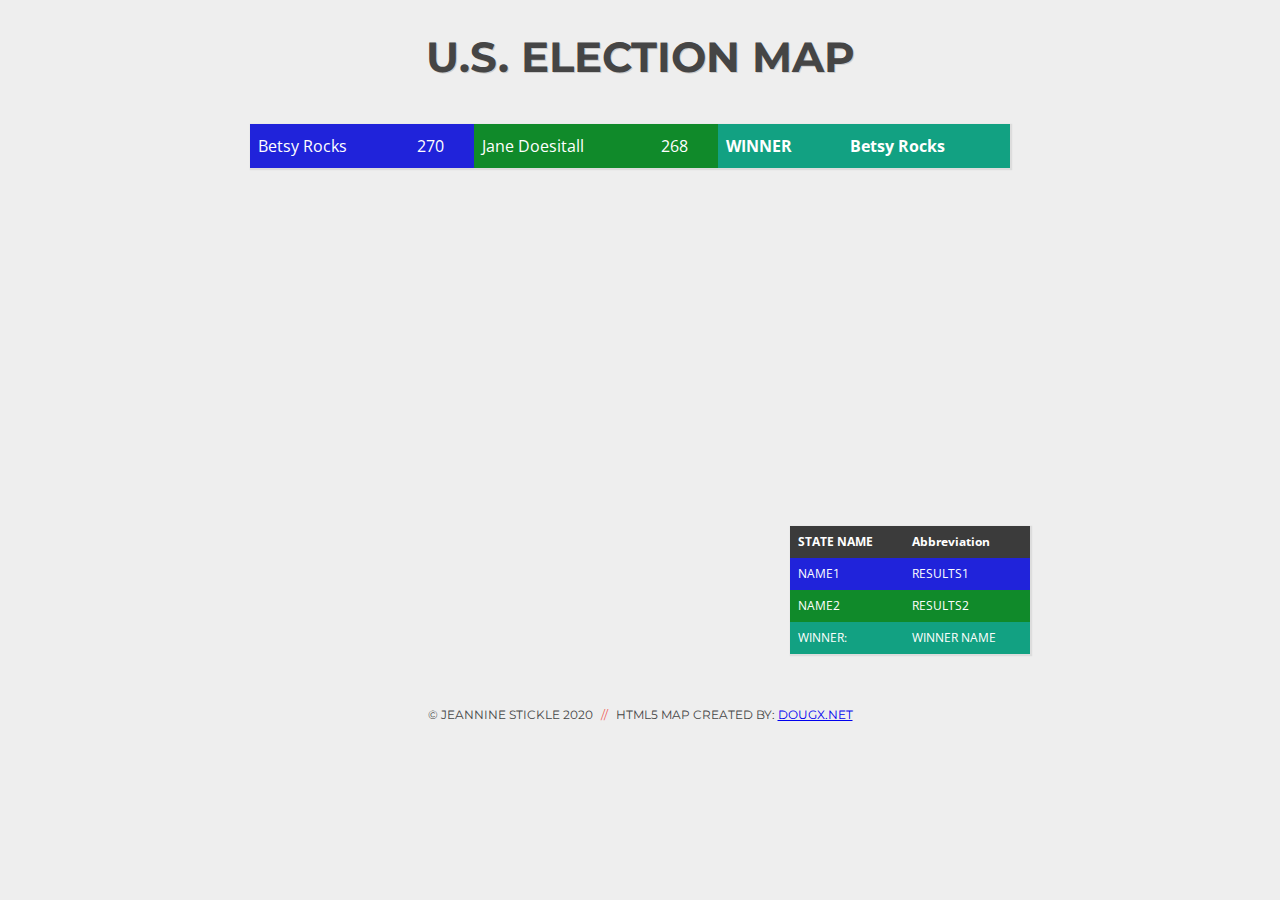
<file: election-map/index.html>
<html>
<head>
    <title>U.S. ELECTION MAP</title>

    <link href='http://fonts.googleapis.com/css?family=Open+Sans:400italic,400,700|Montserrat:400,700' rel='stylesheet' type='text/css'>
    <link href="https://fonts.googleapis.com/css?family=Bitter" rel="stylesheet">
    
    <link rel="stylesheet" type="text/css" href="css/style.css">
    <link rel="stylesheet" type="text/css" href="css/normalize.css">

</head>

<body onload="onLoad();">
<div class="page">
    <header>
        <h1>U.S. ELECTION MAP</h1>
    </header>

    <div class="map-container">

        <canvas id="map_canvas" width="800" height="550" style="position:relative;">
        </canvas>

        <table id='stateResults' style="position:absolute; bottom:10px; right:10px;">
            <theader>
                <tr>
                    <th>STATE NAME</th>
                    <th>Abbreviation</th>
                </tr>
            </theader>
            <tbody>
            <tr>
                <td class="name-1">NAME1</td>
                <td class="name-1">RESULTS1</td>
            </tr>
            <tr>
                <td class="name-2">NAME2</td>
                <td class="name-2">RESULTS2</td>
            </tr>
            <tr>
                <td class="winner">WINNER:</td>
                <td class="winner">WINNER NAME</td>
            </tr>
            </tbody>
        </table>

        <table id='countryResults' style="position:absolute; top:10px; left:10px;">
            <tbody>
            <tr>
                <td class="name-1">NAME1</td>
                <td class="name-1">RESULTS1</td>
                <td class="name-2">NAME2</td>
                <td class="name-2">RESULTS2</td>
                <th>WINNER</th>
                <th>Name</th>
            </tr>
            </tbody>
        </table>

    </div>
    <br clear="all">
    <footer>
        <p>&copy; Jeannine Stickle 2020 <span>//</span> HTML5 Map Created By: <a href="http://dougx.net/map/usmap.html" target="_blank">DougX.net</a></p>
    </footer>

</div>

<!--
JavaScript files are added just before </body> so all HTML loads first.
This can make your page appear to load faster and helps avoid missing HTML errors.
 -->

<!-- map.js -->
<script type="text/javascript" src="https://s3.amazonaws.com/media.skillcrush.com/skillcrush/wp-content/uploads/2017/11/map.js"></script>
<!-- custom js -->
<script type="text/javascript" src="js/script.js"></script>

</body>
</html>
</file>
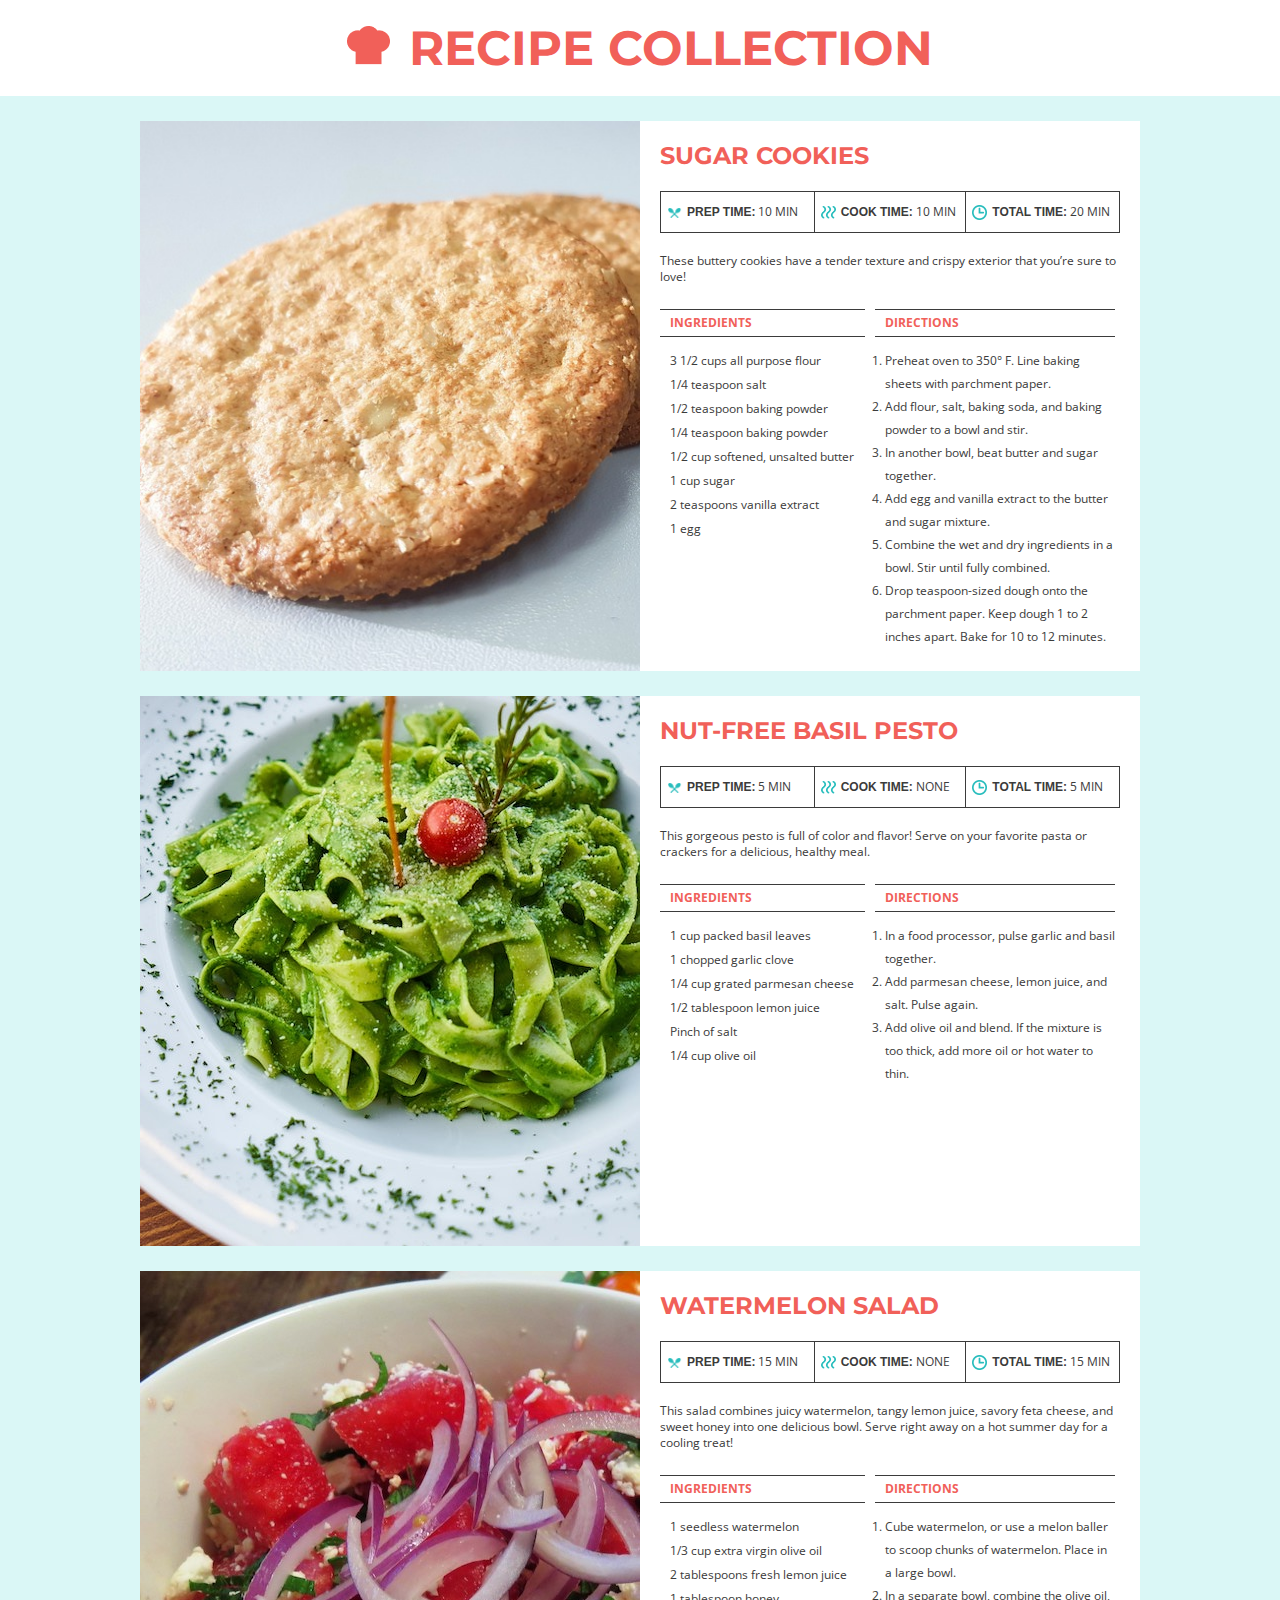
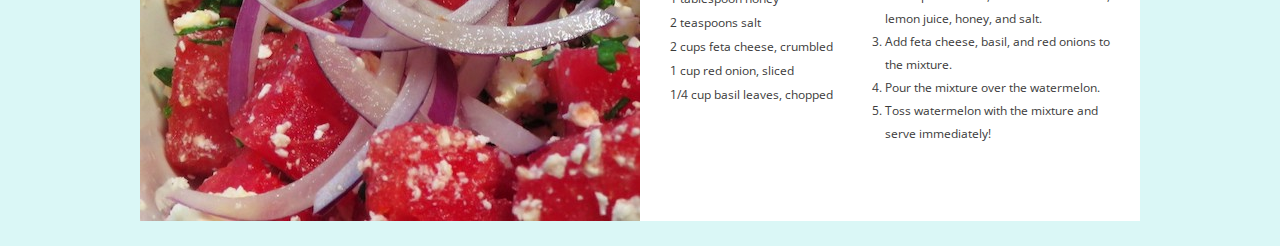
<file: recipes/index.html>
<!doctype html>
<html lang="en">

    <head>
        <meta charset="utf-8">
        <title>Recipe Cards Project</title>
        <link href="https://fonts.googleapis.com/css?family=Montserrat:700%7COpen+Sans&display=swap" rel="stylesheet">
        <link rel="stylesheet" href="css/normalize.css">
        <link rel="stylesheet" href="css/style.css">
    </head>

    <body>
        <header>
            <img src="img/chef-hat.png" alt="chef hat">
            <h1>Recipe Collection</h1>
        </header>
        <main>
            <article id="cookies" class="card">
                <div class="image"></div>
                <div class="recipe">
                    <h2>Sugar Cookies</h2>
                    <div class="time">
                        <div class="prep">
                            <img src="img/spoons.png" alt="prep time"><p class="time-details"><strong>Prep Time:</strong> 10 Min</p>
                        </div>
                        <div class="cook">
                            <img src="img/steam.png" alt="cook time"><p class="time-details"><strong>Cook Time:</strong> 10 Min</p>
                        </div>
                        <div class="total">
                            <img src="img/clock.png" alt="total time"><p class="time-details"><strong>Total Time:</strong> 20 Min</p>
                        </div>
                    </div>
                    <p class="description">These buttery cookies have a tender texture and crispy exterior that you’re
                        sure to love!</p>
                    <div class="columns">
                        <section class="ingredients">
                            <h3>Ingredients</h3>
                            <ul>
                                <li>3 1/2 cups all purpose flour</li>
                                <li>1/4 teaspoon salt</li>
                                <li>1/2 teaspoon baking powder</li>
                                <li>1/4 teaspoon baking powder</li>
                                <li>1/2 cup softened, unsalted butter</li>
                                <li>1 cup sugar</li>
                                <li>2 teaspoons vanilla extract</li>
                                <li>1 egg</li>
                            </ul>
                        </section>
                        <section class="directions">
                            <h3>Directions</h3>
                            <ol>
                                <li>Preheat oven to 350&deg; F. Line baking sheets with parchment paper.</li>
                                <li>Add flour, salt, baking soda, and baking powder to a bowl and stir.</li>
                                <li>In another bowl, beat butter and sugar together.</li>
                                <li>Add egg and vanilla extract to the butter and sugar mixture.</li>
                                <li>Combine the wet and dry ingredients in a bowl. Stir until fully combined.</li>
                                <li>Drop teaspoon-sized dough onto the parchment paper. Keep dough 1 to 2 inches apart.
                                    Bake for 10 to 12 minutes.</li>
                            </ol>
                        </section>
                    </div>
                </div>
            </article>
            <article id="pesto" class="card">
                <div class="image"></div>
                <div class="recipe">
                    <h2>Nut-Free Basil Pesto</h2>
                    <div class="time">
                        <div class="prep">
                            <img src="img/spoons.png" alt="prep time"><p class="time-details"><strong>Prep Time:</strong> 5 Min</p>
                        </div>
                        <div class="cook">
                            <img src="img/steam.png" alt="cook time"><p class="time-details"><strong>Cook Time:</strong> None</p>
                        </div>
                        <div class="total">
                            <img src="img/clock.png" alt="total time"><p class="time-details"><strong>Total Time:</strong> 5 Min</p>
                        </div>
                    </div>
                    <p class="description">This gorgeous pesto is full of color and flavor! Serve on your favorite pasta
                        or crackers for a delicious, healthy meal.</p>
                    <div class="columns">
                        <section class="ingredients">
                            <h3>Ingredients</h3>
                            <ul>
                                <li>1 cup packed basil leaves</li>
                                <li>1 chopped garlic clove</li>
                                <li>1/4 cup grated parmesan cheese</li>
                                <li>1/2 tablespoon lemon juice</li>
                                <li>Pinch of salt</li>
                                <li>1/4 cup olive oil</li>
                            </ul>
                        </section>
                        <section class="directions">
                            <h3>Directions</h3>
                            <ol>
                                <li>In a food processor, pulse garlic and basil together.</li>
                                <li>Add parmesan cheese, lemon juice, and salt. Pulse again.</li>
                                <li>Add olive oil and blend. If the mixture is too thick, add more oil or hot water to
                                    thin.</li>
                            </ol>
                        </section>
                    </div>
                </div>
            </article>
            <article id="salad" class="card">
                <div class="image"></div>
                <div class="recipe">
                    <h2>Watermelon Salad</h2>
                    <div class="time">
                        <div class="prep">
                            <img src="img/spoons.png" alt="prep time"><p class="time-details"><strong>Prep Time:</strong> 15 Min</p>
                        </div>
                        <div class="cook">
                            <img src="img/steam.png" alt="cook time"><p class="time-details"><strong>Cook Time:</strong> None</p>
                        </div>
                        <div class="total">
                            <img src="img/clock.png" alt="total time"><p class="time-details"><strong>Total Time:</strong> 15 Min</p>
                        </div>
                    </div>
                    <p class="description">This salad combines juicy watermelon, tangy lemon juice, savory feta cheese,
                        and sweet honey into one delicious bowl. Serve right away on a hot summer day for a cooling
                        treat!</p>
                    <div class="columns">
                        <section class="ingredients">
                            <h3>Ingredients</h3>
                            <ul>
                                <li>1 seedless watermelon</li>
                                <li>1/3 cup extra virgin olive oil</li>
                                <li>2 tablespoons fresh lemon juice</li>
                                <li>1 tablespoon honey</li>
                                <li>2 teaspoons salt</li>
                                <li>2 cups feta cheese, crumbled</li>
                                <li>1 cup red onion, sliced</li>
                                <li>1/4 cup basil leaves, chopped</li>
                            </ul>
                        </section>
                        <section class="directions">
                            <h3>Directions</h3>
                            <ol>
                                <li>Cube watermelon, or use a melon baller to scoop chunks of watermelon. Place in a
                                    large bowl.</li>
                                <li>In a separate bowl, combine the olive oil, lemon juice, honey, and salt.</li>
                                <li>Add feta cheese, basil, and red onions to the mixture.</li>
                                <li>Pour the mixture over the watermelon.</li>
                                <li>Toss watermelon with the mixture and serve immediately!</li>
                            </ol>
                        </section>
                    </div>
                </div>
            </article>
        </main>
    </body>
</html>
</file>
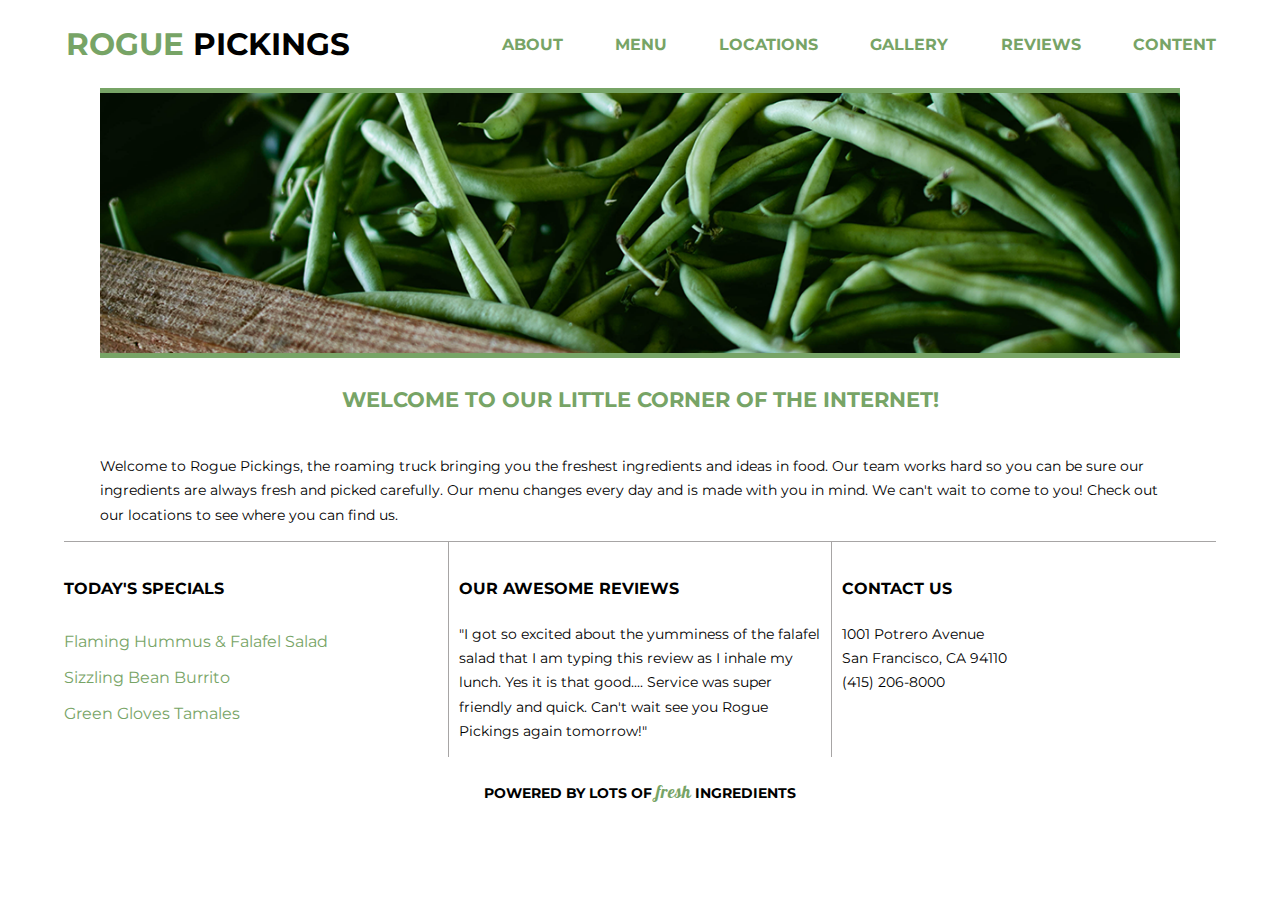
<file: rogue/index.html>
<!doctype html>
<html lang="en">
    <head>
        <meta charset="utf-8">
        <title>Rogue Pickings</title>
        <meta name="viewport" content="width=device-width, initial-scale=1">
        <!--stylesheets-->
        <link rel="stylesheet" href="css/normalize.css">
        <link rel="stylesheet" href="css/main.css">
        <!--fonts-->
        <link href="https://fonts.googleapis.com/css2?family=Montserrat:wght@400;700&display=swap" rel="stylesheet"> 
        <link href="https://fonts.googleapis.com/css2?family=Galada&display=swap" rel="stylesheet"> 
    </head>
    <body>
        <div class="full-width">
            <header>
                <div class="header-content">
                    <h1>Rogue <span>Pickings</span></h1>
                </div>
                <nav>
                    <ul>
                        <li><a href="">About</a></li>
                        <li><a href="">Menu</a></li>
                        <li><a href="">Locations</a></li>
                        <li><a href="">Gallery</a></li>
                        <li><a href="">Reviews</a></li>
                        <li><a href="">Content</a></li>
                    </ul>
                </nav>
            </header>
        </div>
        <main>
            <section> 
                <div class="full-width">
                    <img src="img/hero.png" alt="green beans"/>
                    <h4>Welcome to our little corner of the internet!</h4>
                    <p>Welcome to Rogue Pickings, the roaming truck bringing you the freshest ingredients and ideas in food. Our team works hard so you can be sure our ingredients are always fresh and picked carefully. Our menu changes every day and is made with you in mind. We can't wait to come to you! Check out our locations to see where you can find us. </p>
                </div>
            </section>
            <section class="bottom-section">
                    <div class="section-one">
                        <h6>today's specials</h6>
                        <p class="green-text">Flaming Hummus & Falafel Salad<br>
                            Sizzling Bean Burrito<br>
                            Green Gloves Tamales
                        </p>
                    </div>
                    <div class="section-two">
                        <h6>our awesome reviews</h6>
                        <p>"I got so excited about the yumminess of the falafel salad that I am typing this review as I inhale my lunch. Yes it is that good.... Service was super friendly and quick. Can't wait see you Rogue Pickings again tomorrow!"</p>
                    </div>
                    <div class="section-three">
                        <h6>contact us</h6>
                        <p>1001 Potrero Avenue<br>
                        San Francisco, CA 94110<br>
                        (415) 206-8000</p>
                    </div>
            </section>
            </main>
        <footer>
            <div>
                <h5>powered by lots of <span>fresh</span> ingredients</h5>
            </div>
        </footer>
    </body>
</html>
</file>
<file: election-map/css/style.css>
.page {
  width: 80%;
  max-width: 960px;
  margin: 0 auto;
  text-align: left;
  background-color: #eee;
}

body {
  font: 16px/26px 'Open Sans', Helvetica, Arial, sans-serif;
  color: #454545;
  margin: 0px;
  padding: 0px;
  background-color: #eee;
}

header {
  padding: 0.75em 0;
  text-align: center;
  font-family: 'Montserrat', serif;
  font-size: 21px;
  text-shadow: 1px 1px #ccc;
}

.map-container {
  width:800px;
  margin: 0 auto;
  position:relative;
}

#stateResults {
  width: 30%;
  font: 12px/16px 'Open Sans', Helvetica, Arial, sans-serif;
  color: #454545;
}

#countryResults {
  width: 95%;
  font: 16px/28px 'Open Sans', Helvetica, Arial, sans-serif;
  color: #454545;
}
#stateResults, #countryResults {
  border-collapse: collapse;
  background-color: #f2f2f2;
  -webkit-box-shadow: 1px 1px 1px 1px rgba(204,204,204,0.5);
  -moz-box-shadow: 1px 1px 1px 1px rgba(204,204,204,0.5);
  box-shadow: 1px 1px 1px 1px rgba(204,204,204,0.5);
}

th, td {
  text-align: left;
  padding: 8px;
}
#stateResults th{
  background-color: #3b3b3b;
  color: white;
}
#countryResults th {
  background-color: rgb(18, 161, 130);
  color: white;
}
.name-1 {
  background-color: rgb(32, 35, 218);
  color: white;
}
.name-2 {
  background-color: rgb(16, 138, 42);
  color: white;
}
.winner {
  background-color: rgb(18, 161, 130);
  color: white;
}

footer p {
  font-family: "Montserrat", sans-serif;
  font-size: 12px;
  text-align: center;
  text-transform: uppercase;
}
footer span {
  color: #f16059;
  padding: 0 5px;
}
</file>
<file: recipes/css/style.css>
/***** BASE STYLES*****/

/***** CLASSES*****/

.card {
    margin: 25px 0px;
    overflow: auto;
}

.image {
    float: left;
    width: 500px;
    height: 550px;
}

.recipe {
    background: #FFFFFF;
    box-sizing: border-box;
    float: left;
    height: 550px;
    padding: 20px;
    width: 500px;
}

.time {
    margin-bottom: 20px;
    border-width: 1px;
    border-color: #3B3B3B;
    border-style: solid;
    overflow: auto;
}

.time div {
    float: left;
    padding-left: 6px;
    width: 33.3333%;
    box-sizing: border-box;
    text-transform: uppercase;
}

.time .cook {
    border-width: 0px 1px;
    border-style: solid;
    border-color: #3B3B3B;
}

.time-details {
    display: inline-block;
}

.time img {
    margin-right: 5px;
    vertical-align: middle;
    width: 15px;
    height: auto;
}

.columns {
    overflow: auto;
}

.directions {
    float: left;
    width: 240px;
}

.ingredients {
    float: left;
    width: 205px;
    margin-right: 10px;
}

/***** BODY *****/

body {
    background-color: #DAF7F6;
    color: #3B3B3B;
    font-family: 'Open Sans', sans-serif;
    font-size: 12px;
    line-height: 16px;
}

/***** HEADER *****/

header {
    background-color: #FFFFFF;
    text-align: center;
}

h1 {
    color: #F16059;
    display: inline-block;
    font-family: 'Montserrat', sans-serif;
    font-size: 48px;
    font-weight: bold;
    margin: 0;
    padding: 40px 0;
    text-transform: uppercase;
}

header img {
    margin-right: 16px;
}

/***** MAIN *****/

main {
    width: 1000px;
    margin: 0px auto;
}

/***** RECIPES *****/

#cookies .image {
    background-image: url("../img/sugar-cookies.jpg");
    background-size: cover;
}

#pesto .image {
    background-image: url("../img/nut-free-pesto.jpg");
    background-size: cover;
}

#salad .image {
    background-image: url("../img/watermelon-salad.jpg");
    background-size: cover;
}

.recipe h2 {
    color: #F16059;
    font-size: 24px;
    font-family: 'Montserrat', sans-serif;
    font-weight: bold;
    text-transform: uppercase;
    margin-top: 0px;
    line-height: 30px;
}

.time strong {
    font-family: 'Montserat', sans-serif;
}

.recipe h3 {
    border-bottom: 1px #3B3B3B solid;
    border-top: 1px #3B3B3B solid;
    color: #F16059;
    font-size: 12px;
    font-weight: bold;
    padding: 5px 10px;
    text-transform: uppercase;
}

.ingredients ul {
    padding-left: 10px;
    line-height: 24px;
    list-style-type: square;
}

.directions ol {
    padding-left: 10px;
    line-height: 23px;
}
</file>
<file: rogue/css/main.css>
/***** BASE STYLES *****/
html {
    font-size: 16pt;
}

body {
    align-items: center;
    background-color: #ffffff;
    color: #000000;
    display: flex;
    flex-flow: row wrap;
    font-family: 'Montserrat', sans-serif;
    font-size: 1em;
    justify-content: center;
}

/***** GRID *****/
	
.full-width, .bottom-section, .top-section {
    align-items: center;
    display: flex;
    flex-flow: row wrap;
    justify-content: center;
    margin: 0 auto;
    max-width: 1200px;
    width: 90%;
}

.section-one, .section-two, .section-three {
    align-items: center;
    border-top: 1px solid #a7a5a5;
    display: flex;
    flex-basis: 100%;
    flex-flow: row wrap;
    justify-content: flex-start;
}

/***** HEADER *****/

header {
    align-items: center;
    display: flex;
    flex-flow: row wrap;
    justify-content: center;
    width: 100%;
}

.header-content {
    border-bottom: .1em solid #77a466;
    width: 100%;
}
	
header h1 {
    color: #77a466;
    font-family: 'Montserrat', sans-serif;
    font-size: 1.47em;
    font-weight: 700;
    text-align: center;
    text-transform: uppercase;
    width: 100%;
}

header h1 span {
    color: #000000;
}

nav {
    align-items: center;
    display: flex;
    flex-flow: row wrap;
    justify-content: center;
}

nav ul {
    list-style-type: none;
    line-height: 2em;
    padding-left: 0;
    text-align: center;
    width: 100%;
}

nav ul li a {
    color: #77a466;
    font-size: .75em;
    font-weight: 700;
    text-decoration: none;
    text-transform: uppercase;
}

/***** MAIN *****/

main {
    align-items: center;
    display: flex;
    flex-basis: 100%;
    flex-flow: row wrap;
    justify-content: center;
}

/***** PICTURE *****/

main img {
    border-top: 5px solid #77a466;
    border-bottom: 5px solid #77a466;
    width: 100%;
}

/***** MAIN *****/

main h4 {
    color: #77a466;
    font-size: 1em;
    font-weight: 700;
    text-transform: uppercase;
}

main p {
    color: #000000;
    font-size: .65em;
    font-weight: 400;
    line-height: 1.75em;
}

/***** THREE SECTIONS *****/

main h6 {
    color: #000000;
    font-size: .75em;
    font-weight: 700;
    margin-bottom: 10px;
    text-transform: uppercase;
    width: 100%;
}

.green-text {
    color: #77a466;
    font-size: .75em;
    font-weight: 400;
    line-height: 2.25em;
}

/***** FOOTER *****/

footer {
    align-items: center;
    display: flex;
    flex-basis: 100%;
    flex-flow: row wrap;
    justify-content: center;
}

footer h5 {
    color: #000000;
    font-family: 'Montserrat', sans-serif;
    font-size: .65em;
    font-weight: 700;
    text-transform: uppercase;
}

footer h5 span {
    color: #77a466;
    font-family: 'Galada', cursive;
    font-size: 1.25em;
    font-weight: lighter;
    text-transform: lowercase;
}

/******* BREAKPOINTS ******/

@media only screen and (min-width: 768px) {

    .bottom-section {
        align-items: flex-start;
    }

    .section-one {
        box-sizing: border-box;
        flex-basis: 33.33%;
        padding-left: 0;
    }

    .section-two {
        border-left: 1px solid #a7a5a5;
        border-right: 1px solid #a7a5a5;
        box-sizing: border-box;
        flex-basis: 33.33%;
        padding-left: 10px;
        padding-right: 10px;
    }
    
    .section-three {
        box-sizing: border-box;
        flex-basis: 33.33%;
        padding-left: 10px;
    }
}

@media only screen and (min-width: 1200px) {

    header {
        justify-content: space-between;
    }

    .header-content {
        border-bottom: none;
        width: 25%;
    }

    nav {
        align-content: flex-start;
        justify-content: flex-end;
        width: 62%;
    }

    nav ul {
        display: flex;
        justify-content: space-between;
      }
}
</file>
